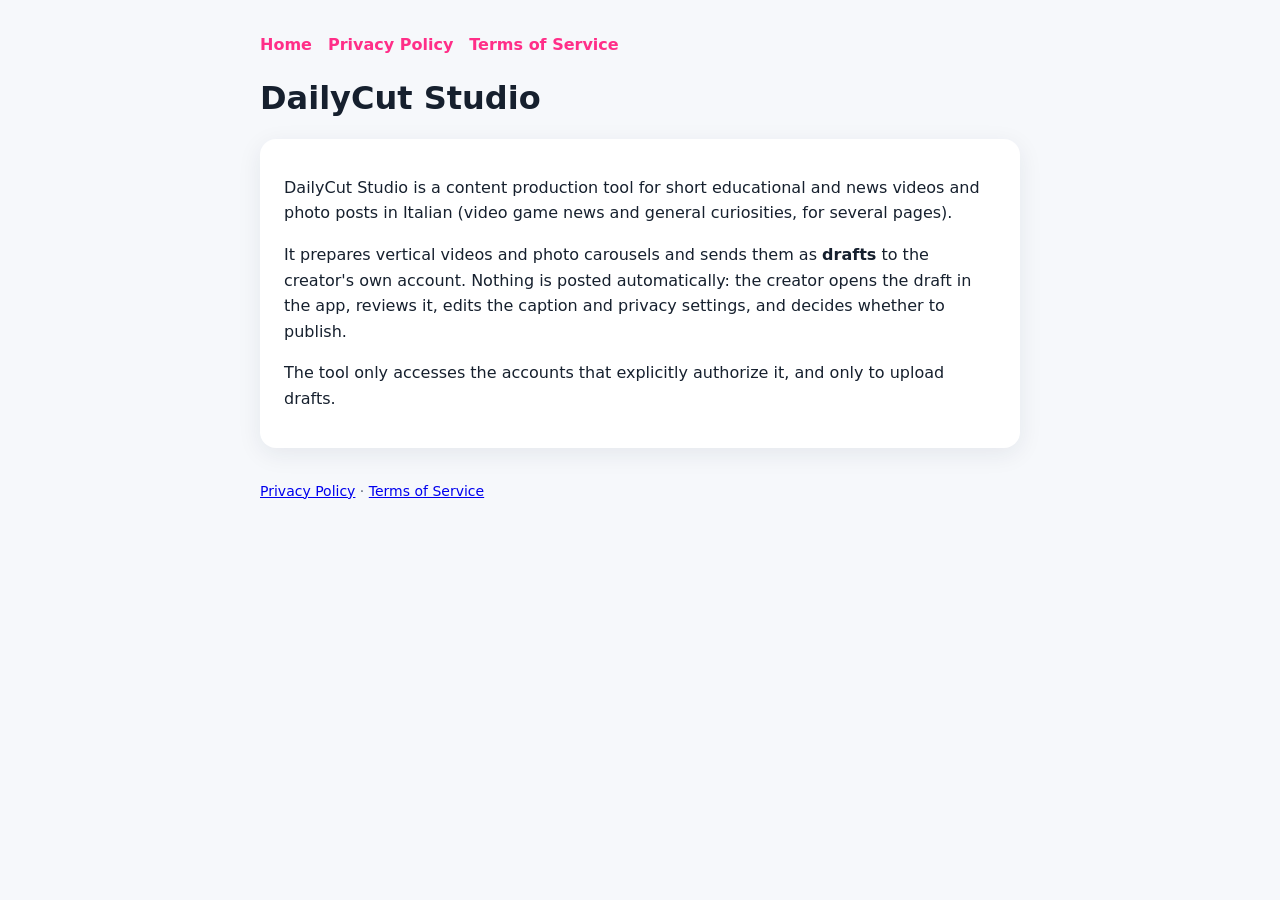
<file: index.html>
<!doctype html><html lang="en"><head><meta charset="utf-8"><meta name="viewport" content="width=device-width,initial-scale=1"><title>DailyCut Studio</title><link rel="stylesheet" href="style.css"></head>
<body><nav><a href="./">Home</a><a href="privacy.html">Privacy Policy</a><a href="terms.html">Terms of Service</a></nav>
<h1>DailyCut Studio</h1>
<div class="card">
<p>DailyCut Studio is a content production tool for short educational and news videos and photo posts in Italian (video game news and general curiosities, for several pages).</p>
<p>It prepares vertical videos and photo carousels and sends them as <b>drafts</b> to the creator's own account. Nothing is posted automatically: the creator opens the draft in the app, reviews it, edits the caption and privacy settings, and decides whether to publish.</p>
<p>The tool only accesses the accounts that explicitly authorize it, and only to upload drafts.</p>
</div>
<footer><a href="privacy.html">Privacy Policy</a> · <a href="terms.html">Terms of Service</a></footer>
</body></html>
</file>
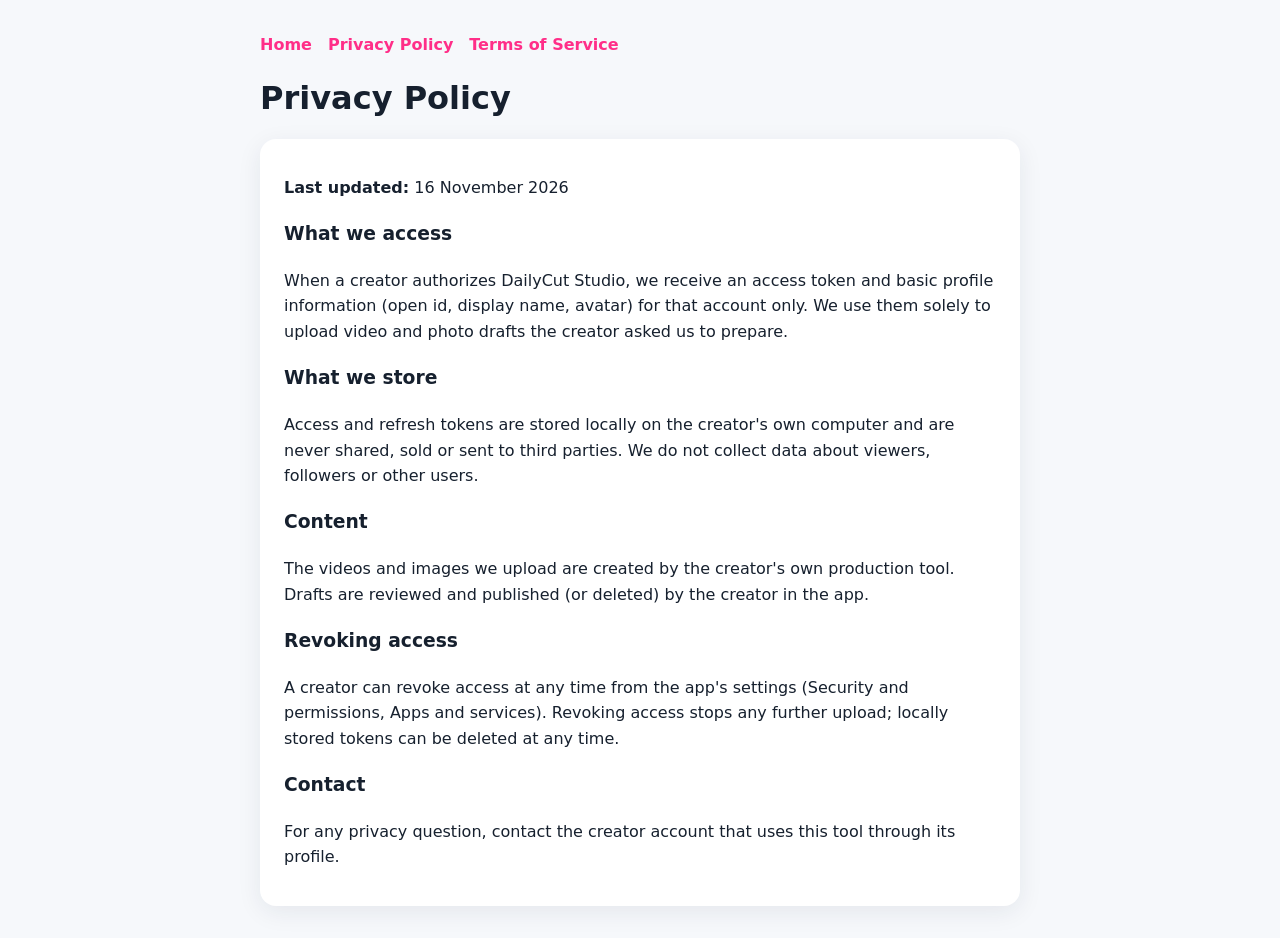
<file: privacy.html>
<!doctype html><html lang="en"><head><meta charset="utf-8"><meta name="viewport" content="width=device-width,initial-scale=1"><title>Privacy Policy · DailyCut Studio</title><link rel="stylesheet" href="style.css"></head>
<body><nav><a href="./">Home</a><a href="privacy.html">Privacy Policy</a><a href="terms.html">Terms of Service</a></nav>
<h1>Privacy Policy</h1>
<div class="card">
<p><b>Last updated:</b> 16 November 2026</p>
<h3>What we access</h3>
<p>When a creator authorizes DailyCut Studio, we receive an access token and basic profile information (open id, display name, avatar) for that account only. We use them solely to upload video and photo drafts the creator asked us to prepare.</p>
<h3>What we store</h3>
<p>Access and refresh tokens are stored locally on the creator's own computer and are never shared, sold or sent to third parties. We do not collect data about viewers, followers or other users.</p>
<h3>Content</h3>
<p>The videos and images we upload are created by the creator's own production tool. Drafts are reviewed and published (or deleted) by the creator in the app.</p>
<h3>Revoking access</h3>
<p>A creator can revoke access at any time from the app's settings (Security and permissions, Apps and services). Revoking access stops any further upload; locally stored tokens can be deleted at any time.</p>
<h3>Contact</h3>
<p>For any privacy question, contact the creator account that uses this tool through its profile.</p>
</div></body></html>
</file>
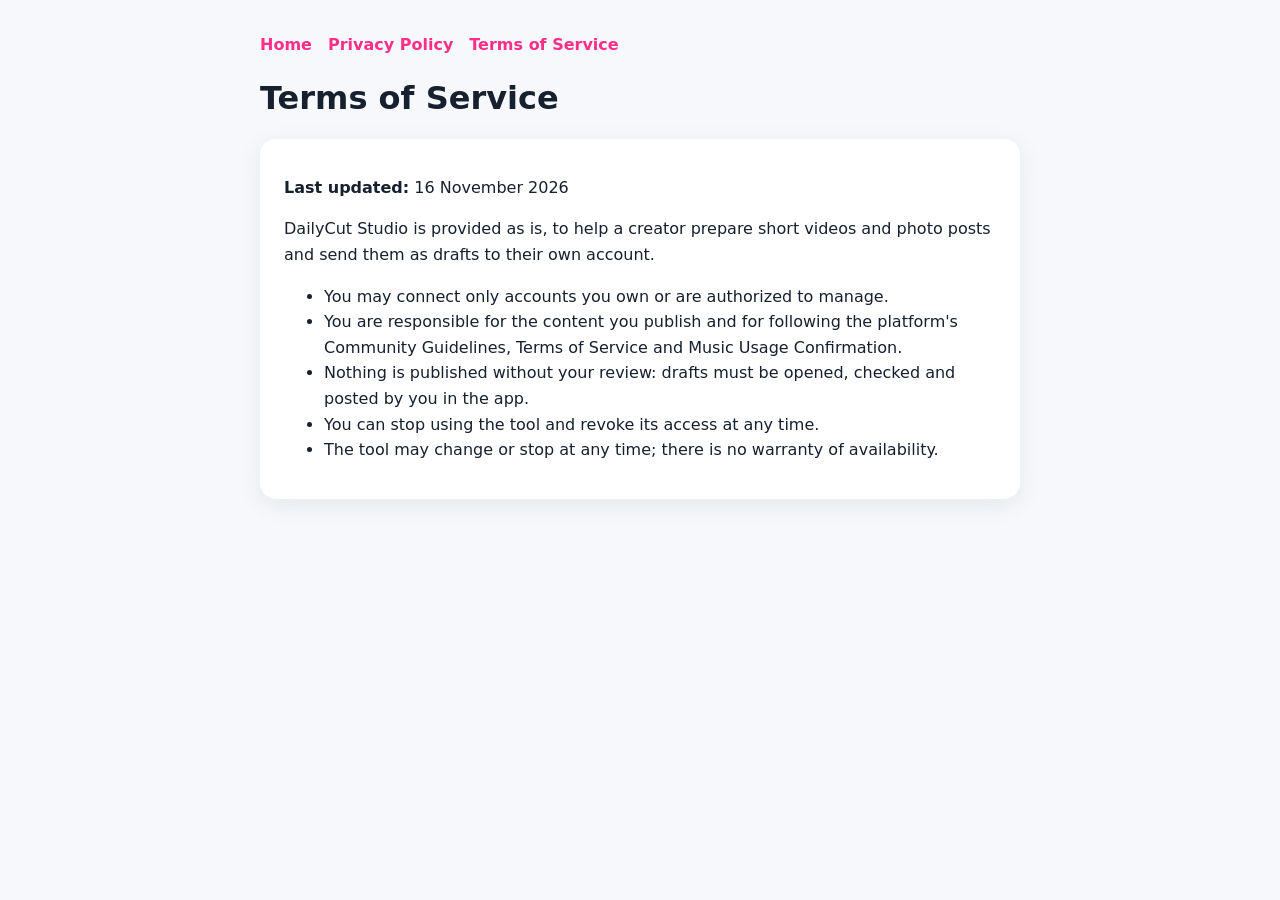
<file: terms.html>
<!doctype html><html lang="en"><head><meta charset="utf-8"><meta name="viewport" content="width=device-width,initial-scale=1"><title>Terms of Service · DailyCut Studio</title><link rel="stylesheet" href="style.css"></head>
<body><nav><a href="./">Home</a><a href="privacy.html">Privacy Policy</a><a href="terms.html">Terms of Service</a></nav>
<h1>Terms of Service</h1>
<div class="card">
<p><b>Last updated:</b> 16 November 2026</p>
<p>DailyCut Studio is provided as is, to help a creator prepare short videos and photo posts and send them as drafts to their own account.</p>
<ul>
<li>You may connect only accounts you own or are authorized to manage.</li>
<li>You are responsible for the content you publish and for following the platform's Community Guidelines, Terms of Service and Music Usage Confirmation.</li>
<li>Nothing is published without your review: drafts must be opened, checked and posted by you in the app.</li>
<li>You can stop using the tool and revoke its access at any time.</li>
<li>The tool may change or stop at any time; there is no warranty of availability.</li>
</ul>
</div></body></html>
</file>
<file: style.css>
body{font-family:system-ui,-apple-system,Segoe UI,Roboto,sans-serif;max-width:760px;margin:0 auto;padding:32px 16px;line-height:1.6;color:#16202e;background:#f6f8fb}
nav a{margin-right:16px;color:#ff2e88;font-weight:700;text-decoration:none}
h1{line-height:1.2}
.card{background:#fff;border-radius:16px;padding:20px 24px;box-shadow:0 6px 24px rgba(20,40,70,.08)}
footer{margin-top:32px;font-size:14px;color:#5b6576}
</file>
